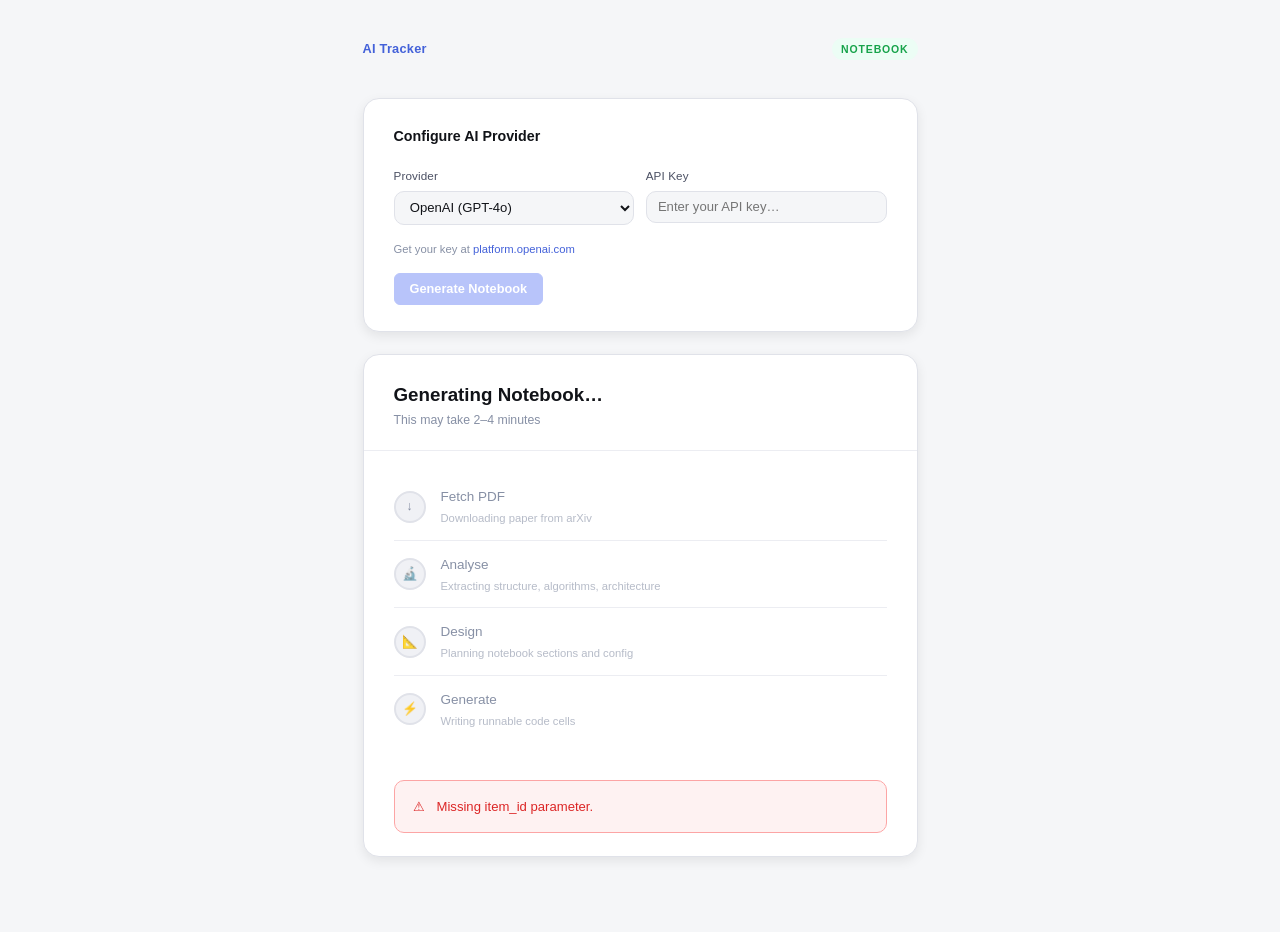
<file: static/notebook.html>
<!DOCTYPE html>
<html lang="en" data-theme="light">
<head>
  <meta charset="UTF-8" />
  <meta name="viewport" content="width=device-width, initial-scale=1.0" />
  <title>Paper to Notebook — AI Tracker</title>
  <link rel="stylesheet" href="/static/css/style.css" />
  <style>
    body { background: var(--bg-primary); min-height: 100vh; }

    .page-shell {
      max-width: 600px;
      margin: 0 auto;
      padding: 2.5rem 1.5rem 5rem;
    }

    /* ── Header ── */
    .page-header {
      display: flex;
      align-items: center;
      justify-content: space-between;
      margin-bottom: 2.5rem;
    }
    .site-logo {
      font-size: 0.85rem;
      font-weight: 600;
      color: var(--accent-text);
      text-decoration: none;
      letter-spacing: 0.02em;
    }
    .site-logo:hover { text-decoration: underline; }
    .type-pill {
      font-size: 0.7rem;
      font-weight: 600;
      text-transform: uppercase;
      letter-spacing: 0.08em;
      padding: 0.2rem 0.6rem;
      border-radius: 20px;
      background: var(--success-light);
      color: var(--success);
    }

    /* ── Provider form card ── */
    .provider-card {
      background: var(--bg-secondary);
      border: 1px solid var(--border);
      border-radius: var(--radius-lg);
      box-shadow: var(--shadow-md);
      padding: 1.75rem 2rem;
      margin-bottom: 1.5rem;
    }
    .provider-card h2 {
      font-size: 0.95rem;
      font-weight: 600;
      color: var(--text-primary);
      margin: 0 0 1.25rem;
    }
    .form-row {
      display: grid;
      grid-template-columns: 1fr 1fr;
      gap: 0.75rem;
      margin-bottom: 1rem;
    }
    @media (max-width: 480px) {
      .form-row { grid-template-columns: 1fr; }
    }
    .form-group {
      display: flex;
      flex-direction: column;
      gap: 0.35rem;
    }
    .form-group label {
      font-size: 0.78rem;
      font-weight: 500;
      color: var(--text-secondary);
      letter-spacing: 0.01em;
    }
    .form-group select,
    .form-group input {
      padding: 0.5rem 0.75rem;
      border: 1px solid var(--border);
      border-radius: var(--radius-md);
      background: var(--bg-primary);
      color: var(--text-primary);
      font-size: 0.875rem;
      font-family: inherit;
      outline: none;
      transition: border-color var(--transition);
    }
    .form-group select:focus,
    .form-group input:focus {
      border-color: var(--accent);
    }
    .provider-hint {
      font-size: 0.75rem;
      color: var(--text-tertiary);
      margin-bottom: 1rem;
    }
    .provider-hint a { color: var(--accent-text); }

    /* ── Notebook card ── */
    .notebook-card {
      background: var(--bg-secondary);
      border: 1px solid var(--border);
      border-radius: var(--radius-lg);
      box-shadow: var(--shadow-md);
      overflow: hidden;
      display: none;
    }
    .notebook-card.visible { display: block; }
    .card-header {
      padding: 1.75rem 2rem 1.25rem;
      border-bottom: 1px solid var(--border-light);
    }
    .card-header h1 {
      font-size: 1.25rem;
      font-weight: 700;
      color: var(--text-primary);
      margin: 0 0 0.3rem;
      line-height: 1.35;
    }
    .card-header p {
      font-size: 0.82rem;
      color: var(--text-tertiary);
      margin: 0;
    }

    /* ── Steps ── */
    .steps {
      padding: 1.5rem 2rem;
      display: flex;
      flex-direction: column;
      gap: 0;
    }
    .step {
      display: flex;
      align-items: center;
      gap: 1rem;
      padding: 0.85rem 0;
      border-bottom: 1px solid var(--border-light);
      transition: color var(--transition);
    }
    .step:last-child { border-bottom: none; }

    .step-icon-wrap {
      width: 32px; height: 32px;
      border-radius: 50%;
      display: flex; align-items: center; justify-content: center;
      flex-shrink: 0;
      font-size: 0.85rem;
      transition: all var(--transition);
    }

    .step-pending .step-icon-wrap {
      background: var(--bg-tertiary);
      border: 2px solid var(--border);
      color: var(--text-tertiary);
    }
    .step-pending .step-label { color: var(--text-tertiary); }
    .step-pending .step-hint { color: var(--text-tertiary); opacity: 0.6; }

    .step-active .step-icon-wrap {
      background: var(--accent-light);
      border: 2px solid var(--accent);
    }
    .step-active .step-label { color: var(--text-primary); font-weight: 600; }
    .step-active .step-hint { color: var(--accent-text); }

    .step-done .step-icon-wrap {
      background: var(--success-light);
      border: 2px solid var(--success);
      color: var(--success);
    }
    .step-done .step-label { color: var(--text-primary); }
    .step-done .step-hint { color: var(--text-tertiary); }

    .step-text { flex: 1; }
    .step-label { font-size: 0.9rem; display: block; }
    .step-hint { font-size: 0.75rem; margin-top: 0.1rem; display: block; }

    .spin-ring {
      width: 14px; height: 14px;
      border: 2px solid var(--accent);
      border-top-color: transparent;
      border-radius: 50%;
      animation: spin 0.8s linear infinite;
    }
    @keyframes spin { to { transform: rotate(360deg); } }

    /* ── Actions ── */
    .card-footer {
      padding: 1.25rem 2rem 1.75rem;
      border-top: 1px solid var(--border-light);
      display: flex;
      gap: 0.75rem;
      flex-wrap: wrap;
    }
    .card-footer.hidden { display: none; }

    /* ── Error ── */
    .error-state {
      margin: 1rem 2rem 1.5rem;
      display: flex;
      align-items: flex-start;
      gap: 0.75rem;
      padding: 1rem 1.25rem;
      background: var(--danger-light);
      border: 1px solid #fca5a5;
      border-radius: var(--radius-md);
      color: var(--danger);
      font-size: 0.875rem;
    }
    .error-state.hidden { display: none; }
  </style>
</head>
<body>
  <div class="page-shell">
    <header class="page-header">
      <a class="site-logo" href="/">AI Tracker</a>
      <span class="type-pill">Notebook</span>
    </header>

    <!-- Provider configuration form -->
    <div class="provider-card" id="provider-card">
      <h2>Configure AI Provider</h2>
      <div class="form-row">
        <div class="form-group">
          <label for="provider-select">Provider</label>
          <select id="provider-select">
            <option value="openai">OpenAI (GPT-4o)</option>
            <option value="anthropic">Anthropic (Claude Sonnet)</option>
            <option value="gemini">Google Gemini (2.0 Flash)</option>
            <option value="grok">Grok (Grok-3 Mini)</option>
            <option value="kimi">Kimi (K2.6)</option>
          </select>
        </div>
        <div class="form-group">
          <label for="api-key-input">API Key</label>
          <input
            type="password"
            id="api-key-input"
            placeholder="Enter your API key…"
            autocomplete="off"
            spellcheck="false"
          />
        </div>
      </div>
      <p class="provider-hint" id="provider-hint"></p>
      <button class="btn btn-primary" id="btn-generate">Generate Notebook</button>
    </div>

    <!-- Notebook progress card (hidden until generation starts) -->
    <div class="notebook-card" id="notebook-card">
      <div class="card-header">
        <h1 id="page-title">Generating Notebook…</h1>
        <p id="subtitle">This may take 2–4 minutes</p>
      </div>

      <div class="steps" id="steps">
        <div class="step step-pending" id="step-fetching_pdf">
          <div class="step-icon-wrap" id="icon-fetching_pdf">↓</div>
          <div class="step-text">
            <span class="step-label">Fetch PDF</span>
            <span class="step-hint">Downloading paper from arXiv</span>
          </div>
        </div>
        <div class="step step-pending" id="step-analysing">
          <div class="step-icon-wrap" id="icon-analysing">🔬</div>
          <div class="step-text">
            <span class="step-label">Analyse</span>
            <span class="step-hint">Extracting structure, algorithms, architecture</span>
          </div>
        </div>
        <div class="step step-pending" id="step-designing">
          <div class="step-icon-wrap" id="icon-designing">📐</div>
          <div class="step-text">
            <span class="step-label">Design</span>
            <span class="step-hint">Planning notebook sections and config</span>
          </div>
        </div>
        <div class="step step-pending" id="step-generating">
          <div class="step-icon-wrap" id="icon-generating">⚡</div>
          <div class="step-text">
            <span class="step-label">Generate</span>
            <span class="step-hint">Writing runnable code cells</span>
          </div>
        </div>
      </div>

      <div id="error-area" class="error-state hidden">⚠ <span id="error-msg"></span></div>

      <div id="card-footer" class="card-footer hidden">
        <button id="btn-download" class="btn btn-primary">↓ Download .ipynb</button>
        <button id="btn-colab" class="btn">Open in Colab</button>
      </div>
    </div>
  </div>

  <script>
    const theme = localStorage.getItem('theme') || 'light';
    document.documentElement.setAttribute('data-theme', theme);

    const PROVIDER_HINTS = {
      openai:    'Get your key at <a href="https://platform.openai.com/api-keys" target="_blank">platform.openai.com</a>',
      anthropic: 'Get your key at <a href="https://console.anthropic.com/settings/keys" target="_blank">console.anthropic.com</a>',
      gemini:    'Get your key at <a href="https://aistudio.google.com/apikey" target="_blank">aistudio.google.com</a>',
      grok:      'Get your key at <a href="https://console.x.ai" target="_blank">console.x.ai</a>',
      kimi:      'Get your key at <a href="https://platform.moonshot.cn" target="_blank">platform.moonshot.cn</a>',
    };
    const PROVIDER_LABELS = {
      openai: 'GPT-4o', anthropic: 'Claude Sonnet', gemini: 'Gemini 2.0 Flash',
      grok: 'Grok-3 Mini', kimi: 'Kimi K2.6',
    };

    const params  = new URLSearchParams(location.search);
    const itemId  = params.get('item_id');
    const STEPS   = ['fetching_pdf', 'analysing', 'designing', 'generating'];
    const STEP_ICONS = { fetching_pdf: '↓', analysing: '🔬', designing: '📐', generating: '⚡' };

    let notebookBlob  = null;
    let notebookTitle = 'notebook';

    const providerSelect = document.getElementById('provider-select');
    const apiKeyInput    = document.getElementById('api-key-input');
    const providerHint   = document.getElementById('provider-hint');
    const btnGenerate    = document.getElementById('btn-generate');
    const notebookCard   = document.getElementById('notebook-card');

    // Restore last-used provider and key
    const savedProvider = localStorage.getItem('ai_provider');
    if (savedProvider) providerSelect.value = savedProvider;
    function storageKey(p) { return `ai_key_${p}`; }
    apiKeyInput.value = sessionStorage.getItem(storageKey(providerSelect.value)) || '';
    updateHint();

    providerSelect.addEventListener('change', () => {
      localStorage.setItem('ai_provider', providerSelect.value);
      apiKeyInput.value = sessionStorage.getItem(storageKey(providerSelect.value)) || '';
      updateHint();
    });

    function updateHint() {
      providerHint.innerHTML = PROVIDER_HINTS[providerSelect.value] || '';
    }

    // ── Step helpers ──────────────────────────────────────────────
    function setStep(id, state) {
      const el   = document.getElementById(`step-${id}`);
      const icon = document.getElementById(`icon-${id}`);
      if (!el) return;
      el.className = `step step-${state}`;
      if (state === 'active') {
        icon.innerHTML = '<div class="spin-ring"></div>';
      } else if (state === 'done') {
        icon.textContent = '✓';
      } else {
        icon.textContent = STEP_ICONS[id] || '·';
      }
    }

    function activateStep(id) {
      const idx = STEPS.indexOf(id);
      STEPS.slice(0, idx).forEach(s => setStep(s, 'done'));
      setStep(id, 'active');
    }

    function showError(msg) {
      document.getElementById('error-msg').textContent = msg;
      document.getElementById('error-area').classList.remove('hidden');
    }

    if (!itemId) {
      notebookCard.classList.add('visible');
      showError('Missing item_id parameter.');
      btnGenerate.disabled = true;
    }

    // ── Generate ──────────────────────────────────────────────────
    btnGenerate.addEventListener('click', () => {
      const provider = providerSelect.value;
      const apiKey   = apiKeyInput.value.trim();

      if (!apiKey) {
        apiKeyInput.focus();
        return;
      }

      sessionStorage.setItem(storageKey(provider), apiKey);
      localStorage.setItem('ai_provider', provider);

      // Show progress card
      notebookCard.classList.add('visible');
      document.getElementById('subtitle').textContent =
        `Powered by ${PROVIDER_LABELS[provider] || provider} · This may take 2–4 minutes`;
      btnGenerate.disabled = true;
      btnGenerate.textContent = 'Generating…';

      // Reset step states
      STEPS.forEach(s => setStep(s, 'pending'));
      document.getElementById('error-area').classList.add('hidden');
      document.getElementById('card-footer').classList.add('hidden');
      notebookBlob = null;

      fetch(`/api/items/${itemId}/notebook`, {
        method: 'POST',
        headers: { 'Content-Type': 'application/json' },
        body: JSON.stringify({ provider, api_key: apiKey }),
      })
        .then((resp) => {
          if (!resp.ok) throw new Error(`HTTP ${resp.status}`);
          const reader  = resp.body.getReader();
          const decoder = new TextDecoder();
          let buffer = '';
          function pump() {
            return reader.read().then(({ done, value }) => {
              if (done) return;
              buffer += decoder.decode(value, { stream: true });
              const lines = buffer.split('\n');
              buffer = lines.pop();
              lines.forEach(line => {
                if (!line.startsWith('data: ')) return;
                handleEvent(JSON.parse(line.slice(6)));
              });
              return pump();
            });
          }
          return pump();
        })
        .catch(err => {
          showError(err.message);
          btnGenerate.disabled = false;
          btnGenerate.textContent = 'Retry';
        });
    });

    function handleEvent(event) {
      if (event.status === 'error') {
        showError(event.message);
        btnGenerate.disabled = false;
        btnGenerate.textContent = 'Retry';
        return;
      }
      if (event.status === 'done') {
        STEPS.forEach(s => setStep(s, 'done'));
        notebookTitle = (event.title || 'notebook').replace(/[^a-z0-9]/gi, '_').toLowerCase();
        const bytes = atob(event.notebook_b64);
        const arr   = new Uint8Array(bytes.length);
        for (let i = 0; i < bytes.length; i++) arr[i] = bytes.charCodeAt(i);
        notebookBlob = new Blob([arr], { type: 'application/json' });
        document.getElementById('page-title').textContent  = event.title || 'Notebook Ready';
        document.getElementById('subtitle').textContent    = 'Your notebook is ready to download.';
        document.getElementById('card-footer').classList.remove('hidden');
        btnGenerate.disabled = false;
        btnGenerate.textContent = 'Regenerate';
        return;
      }
      activateStep(event.status);
    }

    document.getElementById('btn-download')?.addEventListener('click', () => {
      if (!notebookBlob) return;
      const url = URL.createObjectURL(notebookBlob);
      const a = document.createElement('a');
      a.href = url; a.download = `${notebookTitle}.ipynb`;
      a.click(); URL.revokeObjectURL(url);
    });

    document.getElementById('btn-colab')?.addEventListener('click', () => {
      if (!notebookBlob) return;
      alert('Download the .ipynb file first, then upload it at colab.research.google.com via File → Upload notebook.');
      document.getElementById('btn-download').click();
    });
  </script>
</body>
</html>
</file>
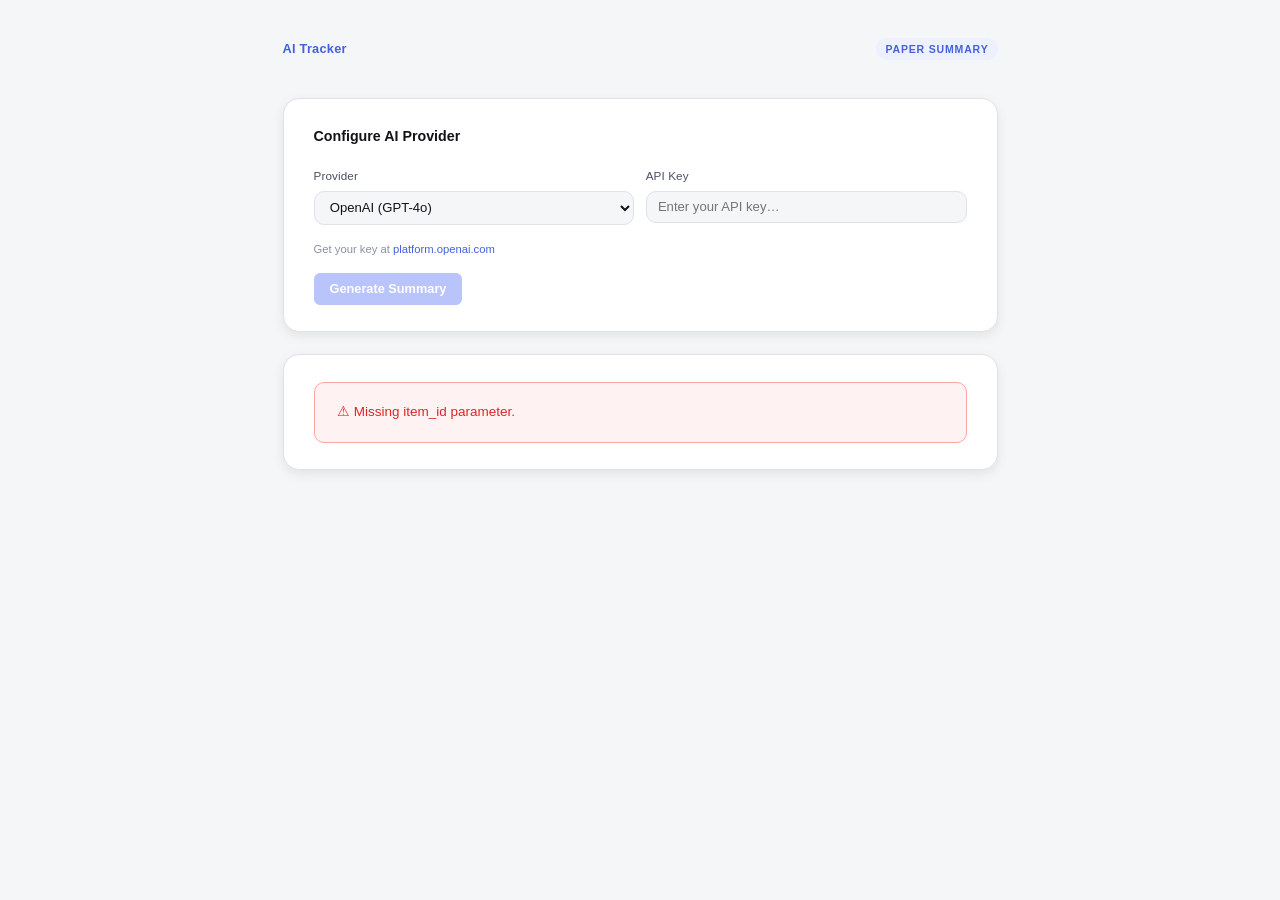
<file: static/summary.html>
<!DOCTYPE html>
<html lang="en" data-theme="light">
<head>
  <meta charset="UTF-8" />
  <meta name="viewport" content="width=device-width, initial-scale=1.0" />
  <title>Paper Summary — AI Tracker</title>
  <link rel="stylesheet" href="/static/css/style.css" />
  <style>
    body { background: var(--bg-primary); min-height: 100vh; }

    .page-shell {
      max-width: 760px;
      margin: 0 auto;
      padding: 2.5rem 1.5rem 5rem;
    }

    /* ── Header ── */
    .page-header {
      display: flex;
      align-items: center;
      justify-content: space-between;
      margin-bottom: 2.5rem;
    }
    .site-logo {
      font-size: 0.85rem;
      font-weight: 600;
      color: var(--accent-text);
      text-decoration: none;
      letter-spacing: 0.02em;
    }
    .site-logo:hover { text-decoration: underline; }
    .type-pill {
      font-size: 0.7rem;
      font-weight: 600;
      text-transform: uppercase;
      letter-spacing: 0.08em;
      padding: 0.2rem 0.6rem;
      border-radius: 20px;
      background: var(--accent-light);
      color: var(--accent-text);
    }

    /* ── Provider form card ── */
    .provider-card {
      background: var(--bg-secondary);
      border: 1px solid var(--border);
      border-radius: var(--radius-lg);
      box-shadow: var(--shadow-md);
      padding: 1.75rem 2rem;
      margin-bottom: 1.5rem;
    }
    .provider-card h2 {
      font-size: 0.95rem;
      font-weight: 600;
      color: var(--text-primary);
      margin: 0 0 1.25rem;
    }
    .form-row {
      display: grid;
      grid-template-columns: 1fr 1fr;
      gap: 0.75rem;
      margin-bottom: 1rem;
    }
    @media (max-width: 520px) {
      .form-row { grid-template-columns: 1fr; }
    }
    .form-group {
      display: flex;
      flex-direction: column;
      gap: 0.35rem;
    }
    .form-group label {
      font-size: 0.78rem;
      font-weight: 500;
      color: var(--text-secondary);
      letter-spacing: 0.01em;
    }
    .form-group select,
    .form-group input {
      padding: 0.5rem 0.75rem;
      border: 1px solid var(--border);
      border-radius: var(--radius-md);
      background: var(--bg-primary);
      color: var(--text-primary);
      font-size: 0.875rem;
      font-family: inherit;
      outline: none;
      transition: border-color var(--transition);
    }
    .form-group select:focus,
    .form-group input:focus {
      border-color: var(--accent);
    }
    .provider-hint {
      font-size: 0.75rem;
      color: var(--text-tertiary);
      margin-bottom: 1rem;
    }
    .provider-hint a { color: var(--accent-text); }

    /* ── Summary card ── */
    .summary-card {
      background: var(--bg-secondary);
      border: 1px solid var(--border);
      border-radius: var(--radius-lg);
      box-shadow: var(--shadow-md);
      overflow: hidden;
      display: none;
    }
    .summary-card.visible { display: block; }
    .card-top {
      padding: 2rem 2rem 1.5rem;
      border-bottom: 1px solid var(--border-light);
      display: none;
    }
    .card-top.visible { display: block; }
    .ai-badge {
      display: inline-flex;
      align-items: center;
      gap: 0.35rem;
      font-size: 0.72rem;
      font-weight: 500;
      color: var(--text-tertiary);
      background: var(--bg-tertiary);
      border: 1px solid var(--border-light);
      border-radius: 20px;
      padding: 0.2rem 0.65rem;
      margin-bottom: 1rem;
    }
    .ai-dot {
      width: 6px; height: 6px;
      border-radius: 50%;
      background: var(--accent);
      animation: pulse 2s ease-in-out infinite;
    }
    @keyframes pulse {
      0%, 100% { opacity: 1; transform: scale(1); }
      50% { opacity: 0.5; transform: scale(0.85); }
    }
    .paper-title {
      font-size: 1.4rem;
      font-weight: 700;
      line-height: 1.35;
      color: var(--text-primary);
      margin: 0;
    }
    .card-body {
      padding: 1.75rem 2rem;
    }

    /* ── Loading ── */
    .loading-state {
      display: flex;
      flex-direction: column;
      align-items: center;
      gap: 1.25rem;
      padding: 3rem 2rem;
      color: var(--text-tertiary);
      font-size: 0.9rem;
    }
    .loading-dots {
      display: flex;
      gap: 6px;
    }
    .loading-dots span {
      width: 8px; height: 8px;
      border-radius: 50%;
      background: var(--accent);
      animation: bounce 1.2s ease-in-out infinite;
    }
    .loading-dots span:nth-child(2) { animation-delay: 0.2s; }
    .loading-dots span:nth-child(3) { animation-delay: 0.4s; }
    @keyframes bounce {
      0%, 80%, 100% { transform: translateY(0); opacity: 0.4; }
      40% { transform: translateY(-8px); opacity: 1; }
    }

    /* ── Summary body ── */
    .summary-body {
      font-size: 1rem;
      line-height: 1.85;
      color: var(--text-secondary);
    }
    .summary-body p { margin: 0 0 1.1rem; }
    .summary-body p:last-child { margin-bottom: 0; }

    /* ── Error ── */
    .error-state {
      display: flex;
      align-items: flex-start;
      gap: 0.75rem;
      padding: 1.25rem 1.5rem;
      background: var(--danger-light);
      border: 1px solid #fca5a5;
      border-radius: var(--radius-md);
      color: var(--danger);
      font-size: 0.9rem;
    }
  </style>
</head>
<body>
  <div class="page-shell">
    <header class="page-header">
      <a class="site-logo" href="/">AI Tracker</a>
      <span class="type-pill">Paper Summary</span>
    </header>

    <!-- Provider configuration form -->
    <div class="provider-card" id="provider-card">
      <h2>Configure AI Provider</h2>
      <div class="form-row">
        <div class="form-group">
          <label for="provider-select">Provider</label>
          <select id="provider-select">
            <option value="openai">OpenAI (GPT-4o)</option>
            <option value="anthropic">Anthropic (Claude Sonnet)</option>
            <option value="gemini">Google Gemini (2.0 Flash)</option>
            <option value="grok">Grok (Grok-3 Mini)</option>
            <option value="kimi">Kimi (K2.6)</option>
          </select>
        </div>
        <div class="form-group">
          <label for="api-key-input">API Key</label>
          <input
            type="password"
            id="api-key-input"
            placeholder="Enter your API key…"
            autocomplete="off"
            spellcheck="false"
          />
        </div>
      </div>
      <p class="provider-hint" id="provider-hint"></p>
      <button class="btn btn-primary" id="btn-generate">Generate Summary</button>
    </div>

    <!-- Summary result card (hidden until generation starts) -->
    <div class="summary-card" id="summary-card">
      <div id="card-top" class="card-top">
        <div class="ai-badge"><span class="ai-dot"></span><span id="provider-label">AI</span></div>
        <h1 class="paper-title" id="paper-title"></h1>
      </div>
      <div class="card-body" id="card-body">
        <div class="loading-state" id="loading">
          <div class="loading-dots">
            <span></span><span></span><span></span>
          </div>
          <span id="loading-text">Generating summary…</span>
        </div>
      </div>
    </div>
  </div>

  <script type="module">
    import { renderMarkdown } from '/static/js/components.js';

    const theme = localStorage.getItem('theme') || 'light';
    document.documentElement.setAttribute('data-theme', theme);

    const PROVIDER_HINTS = {
      openai:    'Get your key at <a href="https://platform.openai.com/api-keys" target="_blank">platform.openai.com</a>',
      anthropic: 'Get your key at <a href="https://console.anthropic.com/settings/keys" target="_blank">console.anthropic.com</a>',
      gemini:    'Get your key at <a href="https://aistudio.google.com/apikey" target="_blank">aistudio.google.com</a>',
      grok:      'Get your key at <a href="https://console.x.ai" target="_blank">console.x.ai</a>',
      kimi:      'Get your key at <a href="https://platform.moonshot.cn" target="_blank">platform.moonshot.cn</a>',
    };
    const PROVIDER_LABELS = {
      openai: 'GPT-4o', anthropic: 'Claude Sonnet', gemini: 'Gemini 2.0 Flash',
      grok: 'Grok-3 Mini', kimi: 'Kimi K2.6',
    };

    const params = new URLSearchParams(location.search);
    const itemId = params.get('item_id');

    const providerSelect = document.getElementById('provider-select');
    const apiKeyInput    = document.getElementById('api-key-input');
    const providerHint   = document.getElementById('provider-hint');
    const btnGenerate    = document.getElementById('btn-generate');
    const summaryCard    = document.getElementById('summary-card');
    const cardTop        = document.getElementById('card-top');
    const cardBody       = document.getElementById('card-body');
    const paperTitle     = document.getElementById('paper-title');
    const loading        = document.getElementById('loading');
    const loadingText    = document.getElementById('loading-text');
    const providerLabel  = document.getElementById('provider-label');

    // Restore last-used provider from localStorage
    const savedProvider = localStorage.getItem('ai_provider');
    if (savedProvider) providerSelect.value = savedProvider;

    // Restore API key for current provider from sessionStorage
    function storageKey(p) { return `ai_key_${p}`; }
    apiKeyInput.value = sessionStorage.getItem(storageKey(providerSelect.value)) || '';
    updateHint();

    providerSelect.addEventListener('change', () => {
      localStorage.setItem('ai_provider', providerSelect.value);
      apiKeyInput.value = sessionStorage.getItem(storageKey(providerSelect.value)) || '';
      updateHint();
    });

    function updateHint() {
      providerHint.innerHTML = PROVIDER_HINTS[providerSelect.value] || '';
    }

    function escapeHtml(str) {
      const el = document.createElement('div');
      el.textContent = str;
      return el.innerHTML;
    }

    if (!itemId) {
      btnGenerate.disabled = true;
      summaryCard.classList.add('visible');
      cardBody.innerHTML = `<div class="error-state">⚠ Missing item_id parameter.</div>`;
    }

    btnGenerate.addEventListener('click', () => {
      const provider = providerSelect.value;
      const apiKey   = apiKeyInput.value.trim();

      if (!apiKey) {
        apiKeyInput.focus();
        return;
      }

      // Persist key for this session
      sessionStorage.setItem(storageKey(provider), apiKey);
      localStorage.setItem('ai_provider', provider);

      // Show the summary card in loading state
      summaryCard.classList.add('visible');
      providerLabel.textContent = PROVIDER_LABELS[provider] || provider;
      loadingText.textContent   = `Generating summary with ${PROVIDER_LABELS[provider] || provider}…`;
      btnGenerate.disabled = true;
      btnGenerate.textContent = 'Generating…';

      fetch(`/api/items/${itemId}/summary`, {
        method: 'POST',
        headers: { 'Content-Type': 'application/json' },
        body: JSON.stringify({ provider, api_key: apiKey }),
      })
        .then(async (resp) => {
          if (!resp.ok) {
            const err = await resp.json().catch(() => ({}));
            throw new Error(err.detail || `HTTP ${resp.status}`);
          }
          return resp.json();
        })
        .then(({ title, summary }) => {
          document.title = `${title} — AI Tracker`;
          paperTitle.textContent = title;
          cardTop.classList.add('visible');
          cardBody.innerHTML = `<div class="summary-body">${renderMarkdown(summary)}</div>`;
          btnGenerate.disabled = false;
          btnGenerate.textContent = 'Regenerate';
        })
        .catch((err) => {
          cardBody.innerHTML = `<div class="error-state">⚠ ${escapeHtml(err.message)}</div>`;
          btnGenerate.disabled = false;
          btnGenerate.textContent = 'Retry';
        });
    });
  </script>
</body>
</html>
</file>
<file: static/css/style.css>
/* ========== CSS Custom Properties ========== */
:root {
  --font-sans: "Inter", -apple-system, BlinkMacSystemFont, "Segoe UI", Roboto, Helvetica, Arial, sans-serif;
  --font-mono: "SF Mono", "Fira Code", "Fira Mono", Menlo, monospace;

  --radius-sm: 6px;
  --radius-md: 10px;
  --radius-lg: 16px;

  --shadow-sm: 0 1px 2px rgba(0, 0, 0, 0.05);
  --shadow-md: 0 4px 12px rgba(0, 0, 0, 0.08);
  --shadow-lg: 0 8px 30px rgba(0, 0, 0, 0.12);

  --transition: 0.15s ease;
  --max-width: 1080px;
}

/* Light theme */
[data-theme="light"] {
  --bg-primary: #f5f6f8;
  --bg-secondary: #ffffff;
  --bg-tertiary: #f0f1f5;
  --bg-hover: #ecedf2;
  --bg-active: #e2e4ea;

  --text-primary: #111318;
  --text-secondary: #4b5063;
  --text-tertiary: #8790a5;
  --text-inverse: #ffffff;

  --border: #e0e2e9;
  --border-light: #ecedf2;

  --accent: #4f6df5;
  --accent-hover: #3b57d9;
  --accent-light: #edf0ff;
  --accent-text: #4361d9;

  --success: #16a34a;
  --success-light: #ecfdf5;
  --warning: #d97706;
  --warning-light: #fffbeb;
  --danger: #dc2626;
  --danger-light: #fef2f2;
  --info: #2563eb;
  --info-light: #eff6ff;

  --score-high: #16a34a;
  --score-mid: #d97706;
  --score-low: #94a3b8;

  --card-shadow: 0 1px 3px rgba(0, 0, 0, 0.04), 0 0 0 1px rgba(0, 0, 0, 0.03);
  --card-shadow-hover: 0 4px 12px rgba(0, 0, 0, 0.06), 0 0 0 1px rgba(0, 0, 0, 0.04);

  --navbar-bg: rgba(255, 255, 255, 0.85);
  --navbar-blur: blur(12px);
}

/* Dark theme */
[data-theme="dark"] {
  --bg-primary: #0c0d12;
  --bg-secondary: #16181f;
  --bg-tertiary: #1e2029;
  --bg-hover: #252732;
  --bg-active: #2e313e;

  --text-primary: #e8eaf0;
  --text-secondary: #9299ad;
  --text-tertiary: #5f6680;
  --text-inverse: #0c0d12;

  --border: #252732;
  --border-light: #1e2029;

  --accent: #6b8aff;
  --accent-hover: #8aa2ff;
  --accent-light: #161d35;
  --accent-text: #8aa2ff;

  --success: #34d399;
  --success-light: #0c2419;
  --warning: #fbbf24;
  --warning-light: #231c07;
  --danger: #f87171;
  --danger-light: #231010;
  --info: #60a5fa;
  --info-light: #0f1a2e;

  --score-high: #34d399;
  --score-mid: #fbbf24;
  --score-low: #5f6680;

  --card-shadow: 0 1px 3px rgba(0, 0, 0, 0.15), 0 0 0 1px rgba(255, 255, 255, 0.03);
  --card-shadow-hover: 0 4px 12px rgba(0, 0, 0, 0.25), 0 0 0 1px rgba(255, 255, 255, 0.05);

  --navbar-bg: rgba(12, 13, 18, 0.85);
  --navbar-blur: blur(12px);
}

/* ========== Reset & Base ========== */
*, *::before, *::after {
  box-sizing: border-box;
  margin: 0;
  padding: 0;
}

html {
  font-size: 15px;
  -webkit-font-smoothing: antialiased;
  -moz-osx-font-smoothing: grayscale;
}

body {
  font-family: var(--font-sans);
  background: var(--bg-primary);
  color: var(--text-primary);
  line-height: 1.6;
  min-height: 100vh;
}

a {
  color: var(--accent-text);
  text-decoration: none;
  transition: color var(--transition);
}

a:hover {
  color: var(--accent-hover);
}

/* ========== Navbar ========== */
.navbar {
  position: sticky;
  top: 0;
  z-index: 100;
  background: var(--navbar-bg);
  backdrop-filter: var(--navbar-blur);
  -webkit-backdrop-filter: var(--navbar-blur);
  border-bottom: 1px solid var(--border);
}

.navbar-inner {
  display: flex;
  align-items: center;
  justify-content: space-between;
  max-width: var(--max-width);
  margin: 0 auto;
  padding: 0 1.5rem;
  height: 56px;
}

.nav-left {
  display: flex;
  align-items: center;
  gap: 2rem;
}

.nav-brand {
  display: flex;
  align-items: center;
  gap: 0.6rem;
  color: var(--text-primary);
  font-weight: 700;
  font-size: 1.05rem;
  letter-spacing: -0.02em;
}

.nav-brand:hover {
  color: var(--text-primary);
}

.brand-icon {
  display: flex;
  align-items: center;
  justify-content: center;
  width: 30px;
  height: 30px;
  background: var(--accent);
  color: var(--text-inverse);
  border-radius: var(--radius-sm);
}

.nav-links {
  display: flex;
  gap: 2px;
}

.nav-link {
  padding: 0.4rem 0.8rem;
  border-radius: var(--radius-sm);
  font-size: 0.87rem;
  font-weight: 500;
  color: var(--text-secondary);
  transition: all var(--transition);
}

.nav-link:hover {
  color: var(--text-primary);
  background: var(--bg-hover);
}

.nav-link.active {
  color: var(--accent-text);
  background: var(--accent-light);
  font-weight: 600;
}

/* ========== Container ========== */
.container {
  max-width: var(--max-width);
  margin: 0 auto;
  padding: 2rem 1.5rem;
}

/* ========== Buttons ========== */
.btn {
  display: inline-flex;
  align-items: center;
  gap: 0.4rem;
  padding: 0.5rem 1rem;
  border: 1px solid var(--border);
  border-radius: var(--radius-sm);
  background: var(--bg-secondary);
  color: var(--text-primary);
  font-size: 0.85rem;
  font-weight: 500;
  cursor: pointer;
  transition: all var(--transition);
  font-family: var(--font-sans);
  white-space: nowrap;
}

.btn:hover {
  background: var(--bg-hover);
  border-color: var(--text-tertiary);
}

.btn:active {
  background: var(--bg-active);
}

.btn:disabled {
  opacity: 0.4;
  cursor: not-allowed;
}

.btn-primary {
  background: var(--accent);
  color: var(--text-inverse);
  border-color: var(--accent);
  font-weight: 600;
}

.btn-primary:hover {
  background: var(--accent-hover);
  border-color: var(--accent-hover);
}

.btn-danger {
  background: transparent;
  color: #ef4444;
  border-color: #ef4444;
  font-weight: 600;
}

.btn-danger:hover {
  background: #ef4444;
  color: #fff;
}

.btn-sm {
  padding: 0.3rem 0.7rem;
  font-size: 0.8rem;
}

.btn-icon {
  padding: 0.45rem;
  border: none;
  background: transparent;
  color: var(--text-secondary);
  cursor: pointer;
  border-radius: var(--radius-sm);
  display: flex;
  align-items: center;
  justify-content: center;
  transition: all var(--transition);
}

.btn-icon:hover {
  background: var(--bg-hover);
  color: var(--text-primary);
}

.icon {
  width: 18px;
  height: 18px;
}

[data-theme="dark"] .icon-sun { display: block; }
[data-theme="dark"] .icon-moon { display: none; }
[data-theme="light"] .icon-sun { display: none; }
[data-theme="light"] .icon-moon { display: block; }

/* ========== Page Header ========== */
.page-header {
  display: flex;
  align-items: center;
  justify-content: space-between;
  margin-bottom: 1.5rem;
  flex-wrap: wrap;
  gap: 1rem;
}

.page-actions {
  display: flex;
  gap: 0.5rem;
}

.page-title {
  font-size: 1.5rem;
  font-weight: 800;
  letter-spacing: -0.03em;
}

.page-subtitle {
  color: var(--text-tertiary);
  font-size: 0.87rem;
  margin-top: 0.2rem;
}

/* ========== Cards ========== */
.card {
  background: var(--bg-secondary);
  border-radius: var(--radius-md);
  box-shadow: var(--card-shadow);
  overflow: hidden;
  transition: box-shadow var(--transition);
}

.card-body {
  padding: 1.1rem 1.25rem;
}

/* ========== Feed / Items ========== */
.filter-bar {
  display: flex;
  align-items: center;
  gap: 0.5rem;
  margin-bottom: 1rem;
  flex-wrap: wrap;
}

.search-input {
  flex: 1;
  min-width: 200px;
  padding: 0.55rem 0.9rem;
  border: 1px solid var(--border);
  border-radius: var(--radius-sm);
  background: var(--bg-secondary);
  color: var(--text-primary);
  font-size: 0.87rem;
  font-family: var(--font-sans);
  transition: border-color var(--transition), box-shadow var(--transition);
  outline: none;
}

.search-input::placeholder {
  color: var(--text-tertiary);
}

.search-input:focus {
  border-color: var(--accent);
  box-shadow: 0 0 0 3px var(--accent-light);
}

.filter-select {
  padding: 0.55rem 0.9rem;
  border: 1px solid var(--border);
  border-radius: var(--radius-sm);
  background: var(--bg-secondary);
  color: var(--text-primary);
  font-size: 0.83rem;
  font-family: var(--font-sans);
  cursor: pointer;
  outline: none;
  transition: border-color var(--transition), box-shadow var(--transition);
  appearance: none;
  background-image: url("data:image/svg+xml,%3Csvg xmlns='http://www.w3.org/2000/svg' width='12' height='12' fill='%236b7185' viewBox='0 0 16 16'%3E%3Cpath d='M4 6l4 4 4-4'/%3E%3C/svg%3E");
  background-repeat: no-repeat;
  background-position: right 0.6rem center;
  padding-right: 2rem;
}

.filter-select:focus {
  border-color: var(--accent);
  box-shadow: 0 0 0 3px var(--accent-light);
}

.item-list {
  display: flex;
  flex-direction: column;
  gap: 0;
}

/* ========== Item Card ========== */
.item-card {
  display: flex;
  gap: 0.9rem;
  padding: 1rem 1.25rem;
  border-bottom: 1px solid var(--border-light);
  transition: background var(--transition);
  align-items: flex-start;
}

.item-card:hover {
  background: var(--bg-hover);
}

.item-card:last-child {
  border-bottom: none;
}

.item-score {
  flex-shrink: 0;
  width: 44px;
  height: 44px;
  border-radius: var(--radius-sm);
  display: flex;
  align-items: center;
  justify-content: center;
  font-size: 0.78rem;
  font-weight: 700;
  font-family: var(--font-mono);
  margin-top: 0.15rem;
}

.item-score.high {
  background: var(--success-light);
  color: var(--score-high);
}

.item-score.mid {
  background: var(--warning-light);
  color: var(--score-mid);
}

.item-score.low {
  background: var(--bg-tertiary);
  color: var(--score-low);
}

.item-content {
  flex: 1;
  min-width: 0;
}

.item-title {
  font-size: 0.93rem;
  font-weight: 600;
  line-height: 1.45;
  color: var(--text-primary);
  display: block;
  transition: color var(--transition);
}

.item-title:hover {
  color: var(--accent-text);
}

.item-meta {
  display: flex;
  align-items: center;
  gap: 0.5rem;
  margin-top: 0.35rem;
  font-size: 0.78rem;
  color: var(--text-tertiary);
  flex-wrap: wrap;
}

.item-author {
  color: var(--accent-text);
  font-weight: 600;
}

.item-meta-divider {
  width: 3px;
  height: 3px;
  border-radius: 50%;
  background: var(--text-tertiary);
  opacity: 0.4;
  flex-shrink: 0;
}

.item-summary {
  margin-top: 0.4rem;
  font-size: 0.83rem;
  color: var(--text-secondary);
  line-height: 1.55;
  display: -webkit-box;
  -webkit-line-clamp: 2;
  -webkit-box-orient: vertical;
  overflow: hidden;
}

.item-footer {
  display: flex;
  align-items: center;
  justify-content: space-between;
  gap: 0.75rem;
  margin-top: 0.45rem;
  flex-wrap: wrap;
}

.item-tags {
  display: flex;
  gap: 0.35rem;
  flex-wrap: wrap;
}

.feedback-buttons {
  display: inline-flex;
  gap: 0.25rem;
  flex-shrink: 0;
}

.btn-feedback {
  width: 28px;
  height: 28px;
  display: inline-flex;
  align-items: center;
  justify-content: center;
  padding: 0;
  border-radius: 6px;
  border: 1px solid var(--border-light);
  background: transparent;
  color: var(--text-tertiary);
  cursor: pointer;
  transition: color var(--transition), background var(--transition),
    border-color var(--transition), transform var(--transition);
}

.btn-feedback:hover {
  color: var(--text-primary);
  background: var(--bg-hover);
  border-color: var(--border);
}

.btn-feedback:active {
  transform: scale(0.92);
}

.btn-feedback:focus-visible {
  outline: 2px solid var(--accent);
  outline-offset: 2px;
}

.btn-feedback[data-feedback="up"].is-active {
  color: var(--success);
  background: var(--success-light);
  border-color: var(--success);
}

.btn-feedback[data-feedback="down"].is-active {
  color: var(--danger);
  background: var(--danger-light);
  border-color: var(--danger);
}

.btn-feedback[disabled] {
  opacity: 0.5;
  cursor: progress;
}

.tag {
  padding: 0.15rem 0.5rem;
  border-radius: 4px;
  font-size: 0.68rem;
  font-weight: 600;
  text-transform: uppercase;
  letter-spacing: 0.04em;
}

.tag-source {
  background: var(--accent-light);
  color: var(--accent-text);
}

.tag-type {
  background: var(--bg-tertiary);
  color: var(--text-tertiary);
}

.tag-type-paper {
  background: var(--info-light);
  color: var(--info);
}

.tag-type-repo {
  background: var(--success-light);
  color: var(--success);
}

.tag-type-post {
  background: var(--warning-light);
  color: var(--warning);
}

.tag-type-discussion {
  background: var(--danger-light);
  color: var(--danger);
}

.tag-type-podcast {
  background: #f3e8ff;
  color: #7c3aed;
}

.tag-type-video {
  background: #fee2e2;
  color: #dc2626;
}

[data-theme="dark"] .tag-type-podcast {
  background: #2e1a4a;
  color: #c084fc;
}

[data-theme="dark"] .tag-type-video {
  background: #3b1414;
  color: #f87171;
}

/* ========== Pagination ========== */
.pagination {
  display: flex;
  align-items: center;
  justify-content: center;
  gap: 0.5rem;
  margin-top: 0;
  padding: 0.85rem;
  border-top: 1px solid var(--border-light);
}

.pagination-info {
  font-size: 0.8rem;
  color: var(--text-tertiary);
  margin: 0 0.75rem;
  font-variant-numeric: tabular-nums;
}

/* ========== Sources ========== */
.source-grid {
  display: grid;
  grid-template-columns: repeat(auto-fill, minmax(300px, 1fr));
  gap: 0.75rem;
}

.source-card {
  padding: 1.1rem 1.25rem;
  display: flex;
  flex-direction: column;
  gap: 0.6rem;
  transition: box-shadow var(--transition);
}

.source-card:hover {
  box-shadow: var(--card-shadow-hover);
}

.source-header {
  display: flex;
  align-items: center;
  justify-content: space-between;
  gap: 0.5rem;
}

.source-name {
  font-weight: 600;
  font-size: 0.93rem;
}

.source-badge {
  padding: 0.15rem 0.55rem;
  border-radius: 20px;
  font-size: 0.68rem;
  font-weight: 600;
  text-transform: uppercase;
  letter-spacing: 0.04em;
}

.source-badge.enabled {
  background: var(--success-light);
  color: var(--success);
}

.source-badge.disabled {
  background: var(--danger-light);
  color: var(--danger);
}

.source-url {
  font-size: 0.78rem;
  color: var(--text-tertiary);
  white-space: nowrap;
  overflow: hidden;
  text-overflow: ellipsis;
}

.source-type {
  font-size: 0.78rem;
  color: var(--text-secondary);
}

.source-actions {
  display: flex;
  gap: 0.5rem;
  margin-top: 0.15rem;
}

/* ========== Digest ========== */
.digest-content {
  padding: 1.75rem;
  line-height: 1.75;
}

.digest-content h1 {
  font-size: 1.3rem;
  font-weight: 800;
  margin-bottom: 1rem;
  padding-bottom: 0.75rem;
  border-bottom: 1px solid var(--border-light);
  letter-spacing: -0.03em;
}

.digest-content h2 {
  font-size: 1.1rem;
  font-weight: 700;
  margin-top: 1.5rem;
  margin-bottom: 0.5rem;
  color: var(--text-primary);
}

.digest-content h3 {
  font-size: 0.95rem;
  font-weight: 600;
  margin-top: 1rem;
  margin-bottom: 0.35rem;
  color: var(--text-secondary);
}

.digest-content p {
  margin-bottom: 0.5rem;
  color: var(--text-secondary);
  font-size: 0.9rem;
}

.digest-content ul, .digest-content ol {
  margin-bottom: 0.75rem;
  padding-left: 1.5rem;
}

.digest-content li {
  margin-bottom: 0.5rem;
  font-size: 0.9rem;
}

.digest-content a {
  color: var(--accent-text);
}

.digest-content strong {
  color: var(--text-primary);
  font-weight: 600;
}

.digest-content code {
  background: var(--bg-tertiary);
  padding: 0.15rem 0.35rem;
  border-radius: 4px;
  font-family: var(--font-mono);
  font-size: 0.85em;
}

.digest-meta {
  padding: 0.85rem 1.25rem;
  background: var(--bg-tertiary);
  border-bottom: 1px solid var(--border-light);
  display: flex;
  align-items: center;
  gap: 1rem;
  font-size: 0.82rem;
  color: var(--text-secondary);
  flex-wrap: wrap;
}

.digest-meta strong {
  color: var(--text-primary);
}

/* ========== Stats Row ========== */
.stats-row {
  display: grid;
  grid-template-columns: repeat(auto-fit, minmax(150px, 1fr));
  gap: 0.75rem;
  margin-bottom: 1.25rem;
}

.stat-card {
  text-align: center;
  padding: 1.25rem 1rem;
}

.stat-value {
  font-size: 1.6rem;
  font-weight: 800;
  letter-spacing: -0.03em;
  color: var(--text-primary);
  font-family: var(--font-mono);
}

.stat-label {
  font-size: 0.72rem;
  color: var(--text-tertiary);
  text-transform: uppercase;
  letter-spacing: 0.06em;
  font-weight: 600;
  margin-top: 0.25rem;
}

/* ========== Empty / Loading States ========== */
.empty-state {
  text-align: center;
  padding: 3rem 1.5rem;
  color: var(--text-tertiary);
}

.empty-state-icon {
  font-size: 2.5rem;
  margin-bottom: 0.75rem;
  opacity: 0.35;
}

.empty-state-title {
  font-size: 1rem;
  font-weight: 600;
  color: var(--text-secondary);
  margin-bottom: 0.35rem;
}

.empty-state-text {
  font-size: 0.85rem;
  max-width: 360px;
  margin: 0 auto;
  line-height: 1.5;
}

.skeleton {
  background: linear-gradient(90deg, var(--bg-tertiary) 25%, var(--bg-hover) 50%, var(--bg-tertiary) 75%);
  background-size: 200% 100%;
  animation: shimmer 1.5s ease-in-out infinite;
  border-radius: var(--radius-sm);
}

@keyframes shimmer {
  0% { background-position: 200% 0; }
  100% { background-position: -200% 0; }
}

.skeleton-line {
  height: 14px;
  margin-bottom: 0.5rem;
}

.skeleton-line:last-child {
  width: 60%;
}

.skeleton-card {
  padding: 1rem 1.25rem;
  border-bottom: 1px solid var(--border-light);
  display: flex;
  gap: 0.9rem;
}

.skeleton-score {
  width: 44px;
  height: 44px;
  flex-shrink: 0;
}

.skeleton-content {
  flex: 1;
}

/* ========== Loading Spinner ========== */
.spinner {
  width: 18px;
  height: 18px;
  border: 2px solid var(--border);
  border-top-color: var(--accent);
  border-radius: 50%;
  animation: spin 0.6s linear infinite;
  display: inline-block;
}

@keyframes spin {
  to { transform: rotate(360deg); }
}

.loading-overlay {
  display: flex;
  align-items: center;
  justify-content: center;
  gap: 0.5rem;
  padding: 2.5rem;
  color: var(--text-tertiary);
  font-size: 0.85rem;
}

/* ========== Toast ========== */
.toast-container {
  position: fixed;
  bottom: 1.5rem;
  right: 1.5rem;
  display: flex;
  flex-direction: column;
  gap: 0.5rem;
  z-index: 200;
}

.toast {
  padding: 0.7rem 1.1rem;
  border-radius: var(--radius-sm);
  font-size: 0.85rem;
  font-weight: 500;
  box-shadow: var(--shadow-lg);
  animation: toast-in 0.3s ease;
  max-width: 380px;
  display: flex;
  align-items: center;
  gap: 0.5rem;
}

.toast.success {
  background: var(--success);
  color: #fff;
}

.toast.error {
  background: var(--danger);
  color: #fff;
}

.toast.info {
  background: var(--info);
  color: #fff;
}

@keyframes toast-in {
  from { opacity: 0; transform: translateY(10px) scale(0.95); }
  to { opacity: 1; transform: translateY(0) scale(1); }
}

.toast-exit {
  animation: toast-out 0.2s ease forwards;
}

@keyframes toast-out {
  to { opacity: 0; transform: translateY(10px) scale(0.95); }
}

/* ========== Sync Status ========== */
.sync-results {
  margin-top: 1rem;
}

.sync-result-item {
  display: flex;
  align-items: center;
  justify-content: space-between;
  padding: 0.55rem 0;
  border-bottom: 1px solid var(--border-light);
  font-size: 0.85rem;
}

.sync-result-item:last-child {
  border-bottom: none;
}

.sync-stat {
  display: flex;
  gap: 0.75rem;
}

.sync-stat span {
  color: var(--text-tertiary);
}

.sync-stat strong {
  color: var(--text-primary);
}

/* ========== Responsive ========== */
@media (max-width: 640px) {
  .navbar-inner {
    padding: 0 1rem;
  }

  .nav-left {
    gap: 1rem;
  }

  .brand-text {
    display: none;
  }

  .nav-link {
    padding: 0.4rem 0.6rem;
    font-size: 0.83rem;
  }

  .container {
    padding: 1.25rem 1rem;
  }

  .filter-bar {
    flex-direction: column;
  }

  .search-input {
    min-width: auto;
    width: 100%;
  }

  .filter-bar .filter-select,
  .filter-bar .btn {
    width: 100%;
    justify-content: center;
  }

  .source-grid {
    grid-template-columns: 1fr;
  }

  .stats-row {
    grid-template-columns: repeat(2, 1fr);
  }

  .page-header {
    flex-direction: column;
    align-items: flex-start;
  }

  .page-title {
    font-size: 1.3rem;
  }

  .item-score {
    width: 38px;
    height: 38px;
    font-size: 0.72rem;
  }
}

/* ========== Paper Action Buttons ========== */
.paper-actions {
  display: flex;
  gap: 0.4rem;
  margin-left: auto;
  flex-shrink: 0;
}

.btn-summary {
  color: var(--accent-text);
  border-color: var(--accent-light);
  background: var(--accent-light);
}

.btn-summary:hover {
  background: var(--accent);
  color: var(--text-inverse);
  border-color: var(--accent);
}

.btn-notebook {
  color: var(--success);
  border-color: var(--success-light);
  background: var(--success-light);
}

.btn-notebook:hover {
  background: var(--success);
  color: var(--text-inverse);
  border-color: var(--success);
}

/* ========== Modal ========== */

.modal-overlay {
  position: fixed;
  inset: 0;
  background: rgba(0, 0, 0, 0.55);
  display: flex;
  align-items: center;
  justify-content: center;
  z-index: 1000;
}

.modal {
  background: var(--bg-secondary);
  border: 1px solid var(--border);
  border-radius: var(--radius-lg);
  box-shadow: var(--shadow-lg);
  width: 100%;
  max-width: 460px;
  margin: 1rem;
}

.modal-header {
  display: flex;
  align-items: center;
  justify-content: space-between;
  padding: 1.25rem 1.5rem 0;
}

.modal-title {
  font-size: 1rem;
  font-weight: 600;
  color: var(--text-primary);
  margin: 0;
}

.modal-close {
  background: none;
  border: none;
  font-size: 1.4rem;
  color: var(--text-tertiary);
  cursor: pointer;
  padding: 0 0.25rem;
  line-height: 1;
}

.modal-close:hover {
  color: var(--text-primary);
}

.modal-body {
  padding: 1.25rem 1.5rem;
  display: flex;
  flex-direction: column;
  gap: 1rem;
}

.modal-footer {
  display: flex;
  justify-content: flex-end;
  gap: 0.5rem;
  padding: 0 1.5rem 1.25rem;
}

/* ========== Form helpers ========== */

.form-group {
  display: flex;
  flex-direction: column;
  gap: 0.4rem;
}

.form-label {
  font-size: 0.8rem;
  font-weight: 500;
  color: var(--text-secondary);
}

.form-hint {
  font-size: 0.8rem;
  color: var(--text-tertiary);
  margin: 0;
}
</file>
